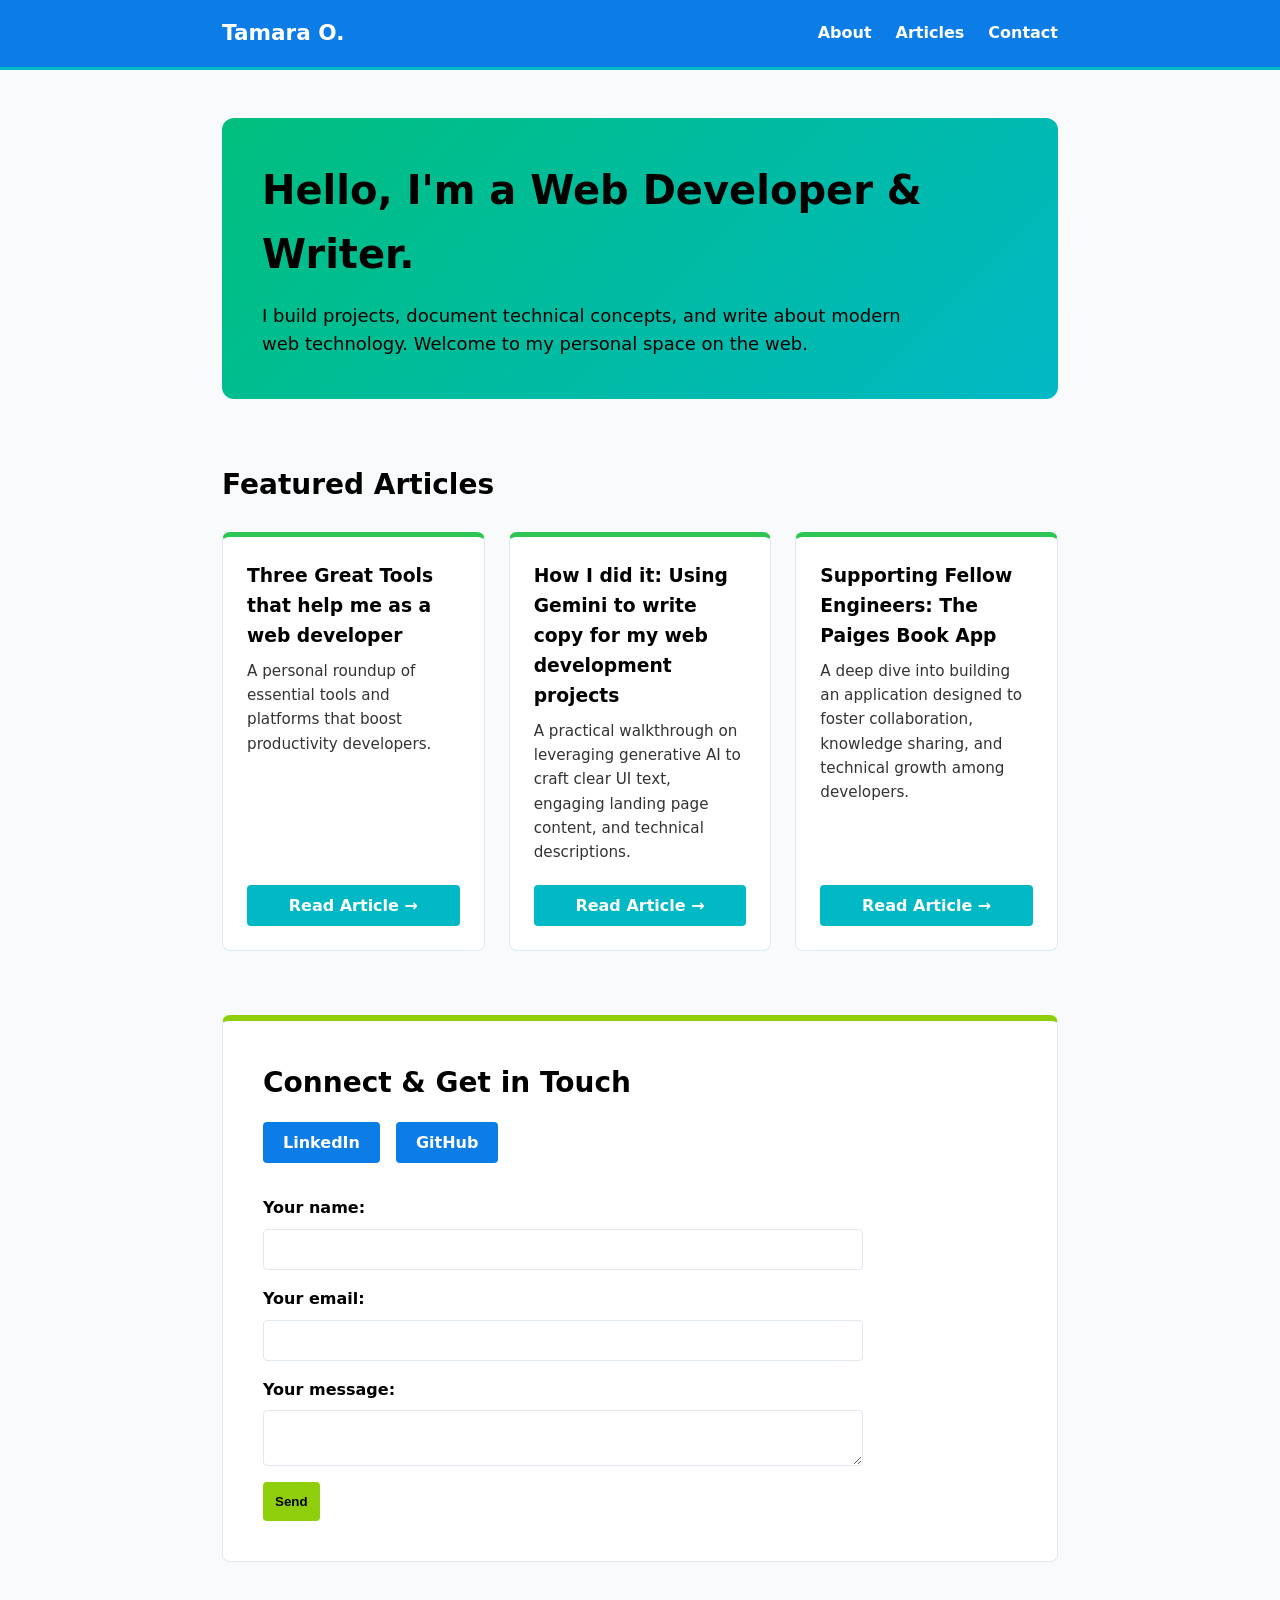
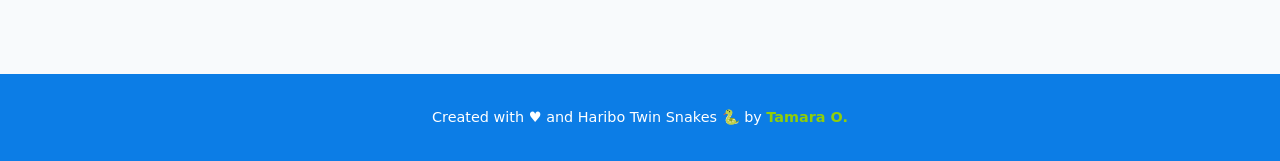
<file: index.html>
<!DOCTYPE html>
<html lang="en">
<head>
  <meta charset="UTF-8" />
  <meta name="viewport" content="width=device-width, initial-scale=1.0" />
  <title>Tamara O. | Communications Portfolio</title>
  <link rel="stylesheet" type="text/css" href="./style/style.css">
</head>
<body>

  <header>
    <nav>
      <a href="#" class="logo">Tamara O.</a>
      <ul class="nav-links">
        <li><a href="#about">About</a></li>
        <li><a href="#articles">Articles</a></li>
        <li><a href="#contact">Contact</a></li>
      </ul>
    </nav>
  </header>

  <main>
    <section id="about">
      <h1>Hello, I'm a Web Developer & Writer.</h1>
      <p>I build projects, document technical concepts, and write about modern web technology. Welcome to my personal space on the web.</p>
    </section>

    <section id="articles">
      <h2>Featured Articles</h2>
      <div class="grid">
        <article class="card">
          <div>
            <h3>Three Great Tools that help me as a web developer</h3>
            <p>A personal roundup of essential tools and platforms that boost productivity developers.</p>
          </div>
          <a href="./articles/article-1">Read Article &rarr;</a>
        </article>

        <article class="card">
          <div>
            <h3>How I did it: Using Gemini to write copy for my web development projects</h3>
            <p>A practical walkthrough on leveraging generative AI to craft clear UI text, engaging landing page content, and technical descriptions.</p>
          </div>
          <a href="./articles/article-2">Read Article &rarr;</a>
        </article>

        <article class="card">
          <div>
            <h3>Supporting Fellow Engineers: The Paiges Book App</h3>
            <p>A deep dive into building an application designed to foster collaboration, knowledge sharing, and technical growth among developers.</p>
          </div>
          <a href="./articles/article-3">Read Article &rarr;</a>
        </article>
      </div>
    </section>

    <section id="contact">
      <h2>Connect & Get in Touch</h2>
      <div class="social-links">
        <a href="https://linkedin.com/in/hiretamara" target="_blank" rel="noopener" class="social-btn">LinkedIn</a>
        <a href="https://github.com/hiretamara" target="_blank" rel="noopener" class="social-btn">GitHub</a>
      </div>

      <form action="https://formspree.io/f/xgogkzzw" method="POST">
           <label>
          Your name:
          <input type="text" name="name">
        </label>
        <label>
          Your email:
          <input type="email" name="email">
        </label>
        <label>
          Your message:
          <textarea name="message"></textarea>
        </label>
        <button type="submit">Send</button>
      </form>
    </section>
  </main>

  <footer>
    <p>Created with &hearts; and Haribo Twin Snakes &#128013; by <a href="https://hiretamara.github.io/tamabff/" target="_blank" rel="noopener">Tamara O.</a></p>
  </footer>

  <script>
    // Pure Vanilla JS smooth scrolling fallback for internal navigation
    document.querySelectorAll('.nav-links a[href^="#"]').forEach(anchor => {
      anchor.addEventListener('click', function (e) {
        e.preventDefault();
        const targetSection = document.querySelector(this.getAttribute('href'));
        if (targetSection) {
          targetSection.scrollIntoView({
            behavior: 'smooth'
          });
        }
      });
    });
  </script>
</body>
</html>
</file>
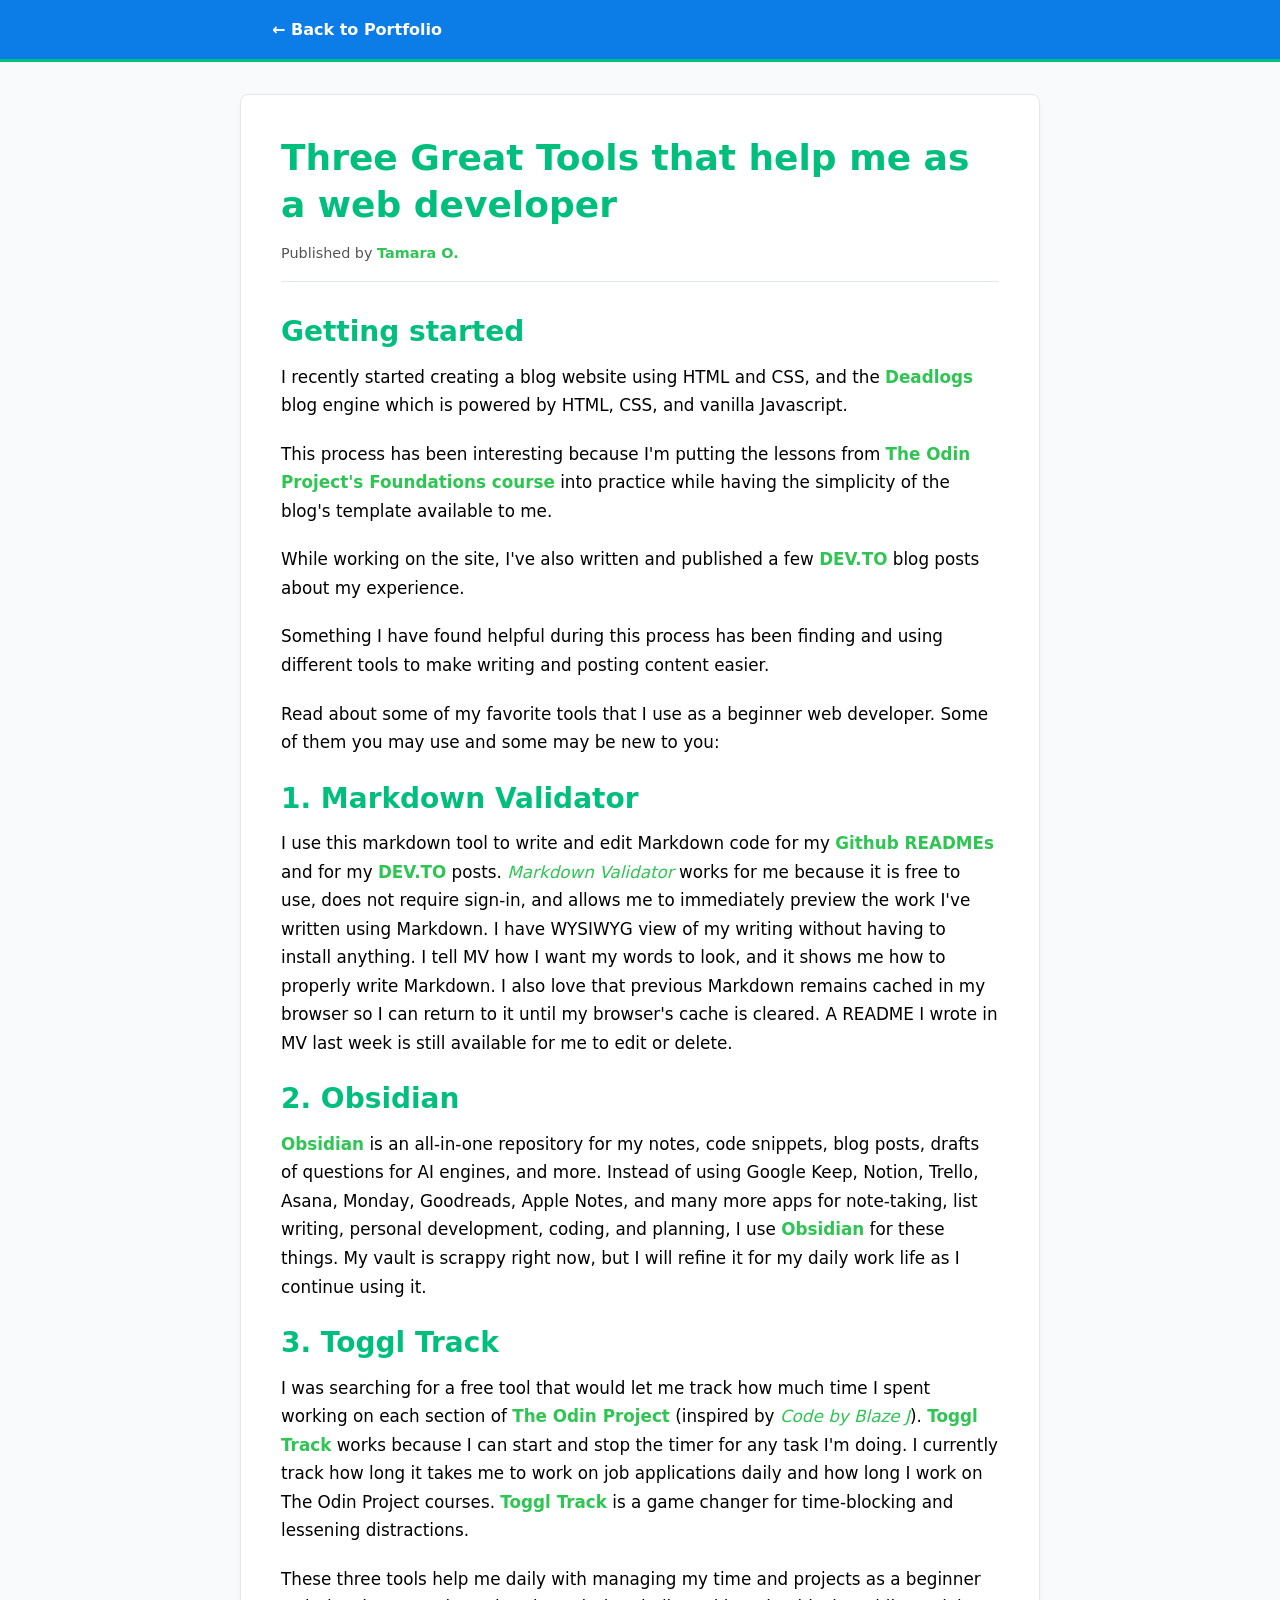
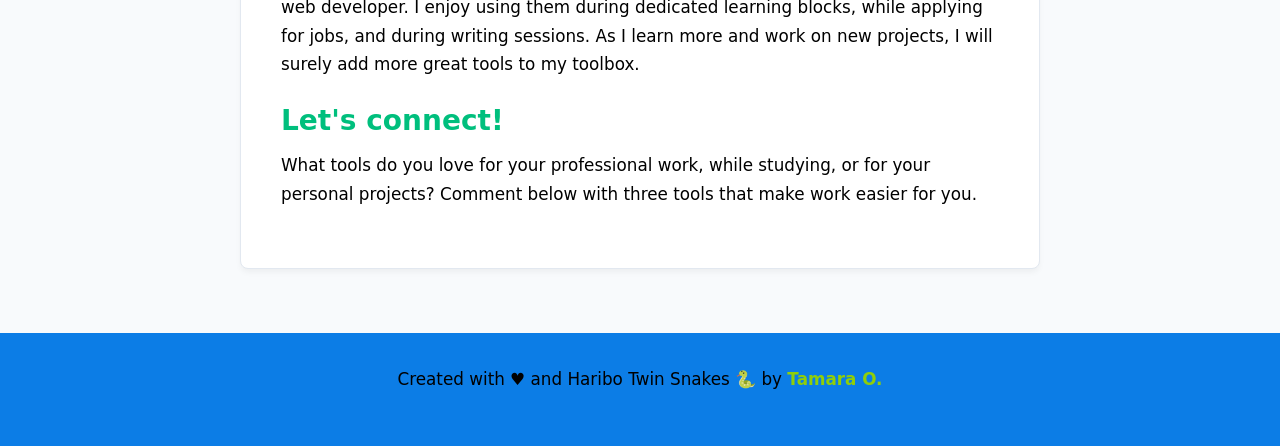
<file: articles/article-1/index.html>
<!DOCTYPE html>
<html lang="en">
<head>
  <meta charset="UTF-8" />
  <meta name="viewport" content="width=device-width, initial-scale=1.0" />
  <title>Three Great Tools that help me as a beginner web developer - Tamara O.</title>
  <link rel="stylesheet" href="../article-style/style.css">
</head>
<body>

  <header>
    <nav>
      <a href="../../index.html" class="back-link">&larr; Back to Portfolio</a>
    </nav>
  </header>

  <main>
    <article>
      <h1>Three Great Tools that help me as a web developer</h1>
      <div class="article-meta">
        <span>Published by <strong>Tamara O.</strong></span>
      </div>

      <h2>Getting started</h2>
      <p>I recently started creating a blog website using HTML and CSS, and the <strong>Deadlogs</strong> blog engine which is powered by HTML, CSS, and vanilla Javascript.</p>
      
      <p>This process has been interesting because I'm putting the lessons from <strong>The Odin Project's Foundations course</strong> into practice while having the simplicity of the blog's template available to me.</p>
      
      <p>While working on the site, I've also written and published a few <strong>DEV.TO</strong> blog posts about my experience.</p>
      
      <p>Something I have found helpful during this process has been finding and using different tools to make writing and posting content easier.</p>
      
      <p>Read about some of my favorite tools that I use as a beginner web developer. Some of them you may use and some may be new to you:</p>

      <h2>1. Markdown Validator</h2>
      <p>I use this markdown tool to write and edit Markdown code for my <strong>Github READMEs</strong> and for my <strong>DEV.TO</strong> posts. <em>Markdown Validator</em> works for me because it is free to use, does not require sign-in, and allows me to immediately preview the work I've written using Markdown. I have WYSIWYG view of my writing without having to install anything. I tell MV how I want my words to look, and it shows me how to properly write Markdown. I also love that previous Markdown remains cached in my browser so I can return to it until my browser's cache is cleared. A README I wrote in MV last week is still available for me to edit or delete.</p>

      <h2>2. Obsidian</h2>
      <p><strong>Obsidian</strong> is an all-in-one repository for my notes, code snippets, blog posts, drafts of questions for AI engines, and more. Instead of using Google Keep, Notion, Trello, Asana, Monday, Goodreads, Apple Notes, and many more apps for note-taking, list writing, personal development, coding, and planning, I use <strong>Obsidian</strong> for these things. My vault is scrappy right now, but I will refine it for my daily work life as I continue using it.</p>

      <h2>3. Toggl Track</h2>
      <p>I was searching for a free tool that would let me track how much time I spent working on each section of <strong>The Odin Project</strong> (inspired by <em>Code by Blaze J</em>). <strong>Toggl Track</strong> works because I can start and stop the timer for any task I'm doing. I currently track how long it takes me to work on job applications daily and how long I work on The Odin Project courses. <strong>Toggl Track</strong> is a game changer for time-blocking and lessening distractions.</p>

      <p>These three tools help me daily with managing my time and projects as a beginner web developer. I enjoy using them during dedicated learning blocks, while applying for jobs, and during writing sessions. As I learn more and work on new projects, I will surely add more great tools to my toolbox.</p>

      <h2>Let's connect!</h2>
      <p>What tools do you love for your professional work, while studying, or for your personal projects? Comment below with three tools that make work easier for you.</p>
    </article>
  </main>

  <footer>
    <p>Created with &hearts; and Haribo Twin Snakes &#128013; by <a href="https://portfolio-link-example.com" target="_blank" rel="noopener">Tamara O.</a></p>
  </footer>

</body>
</html>
</file>
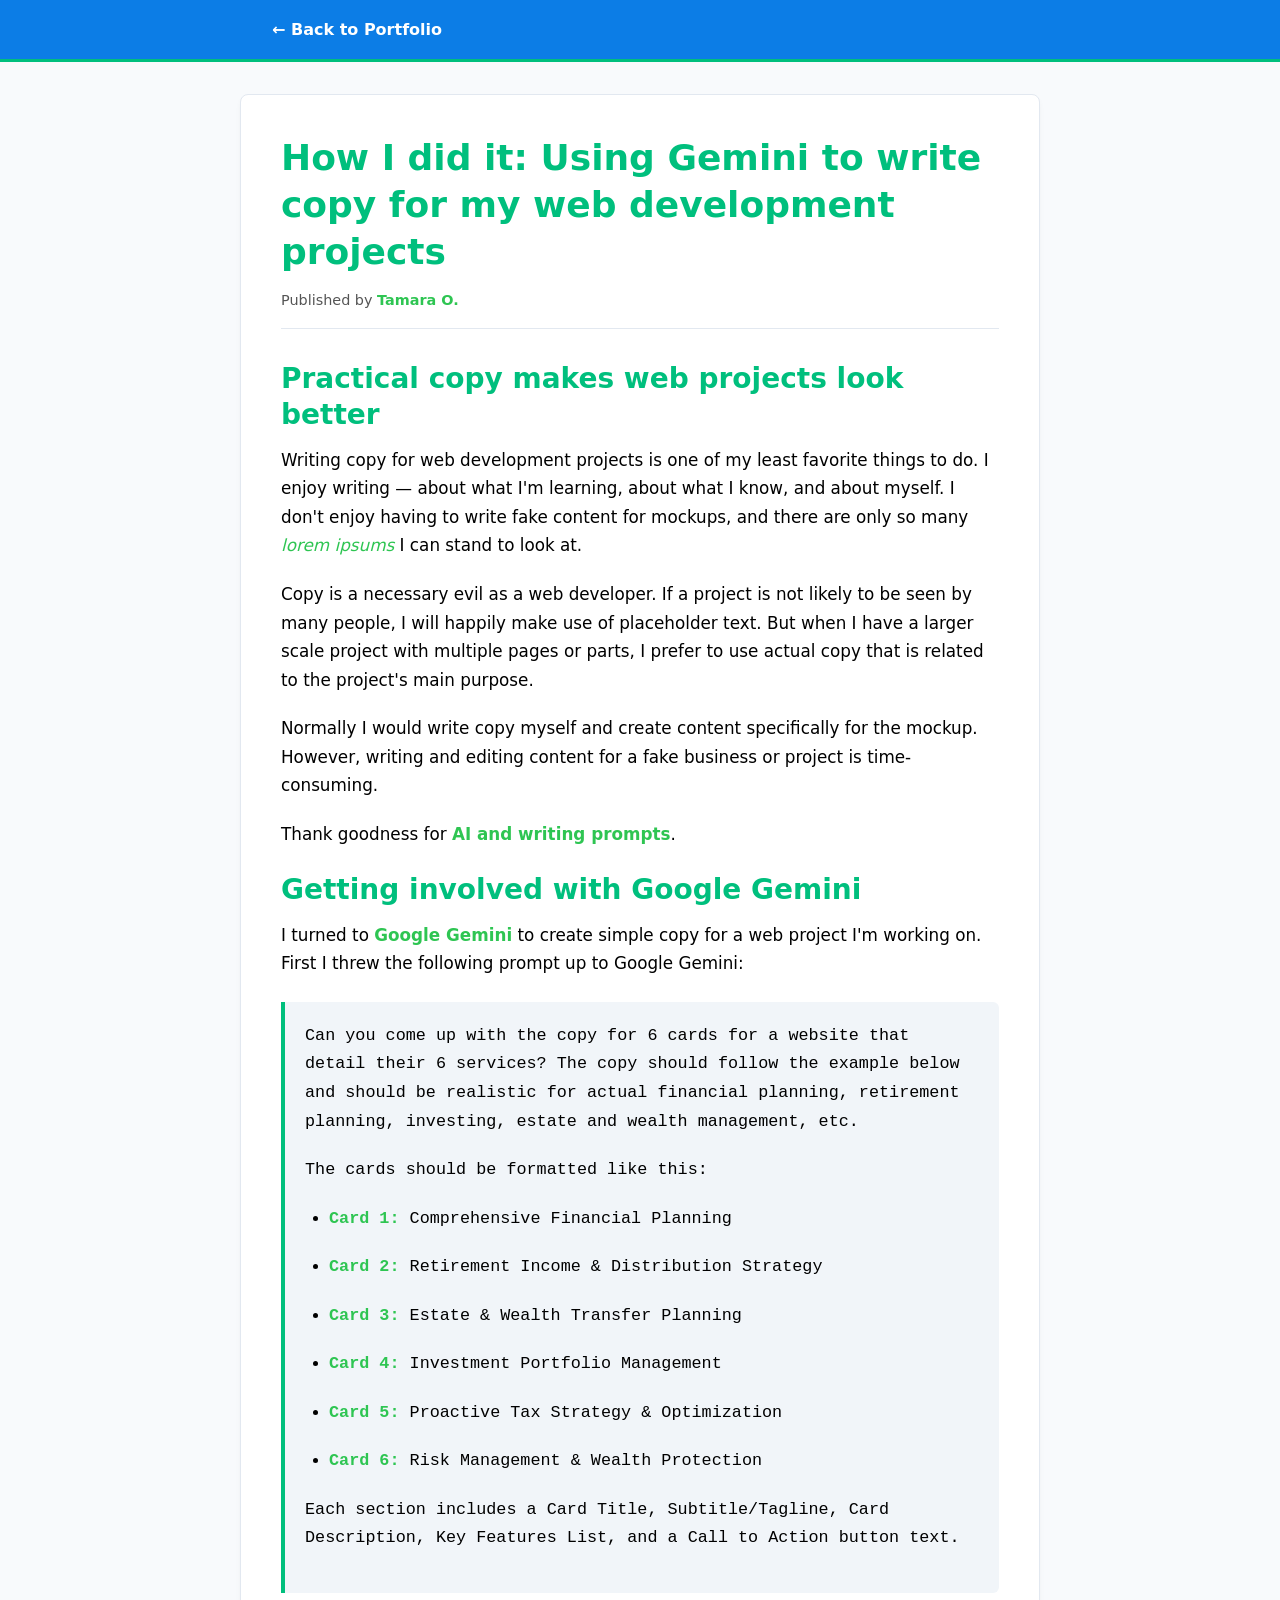
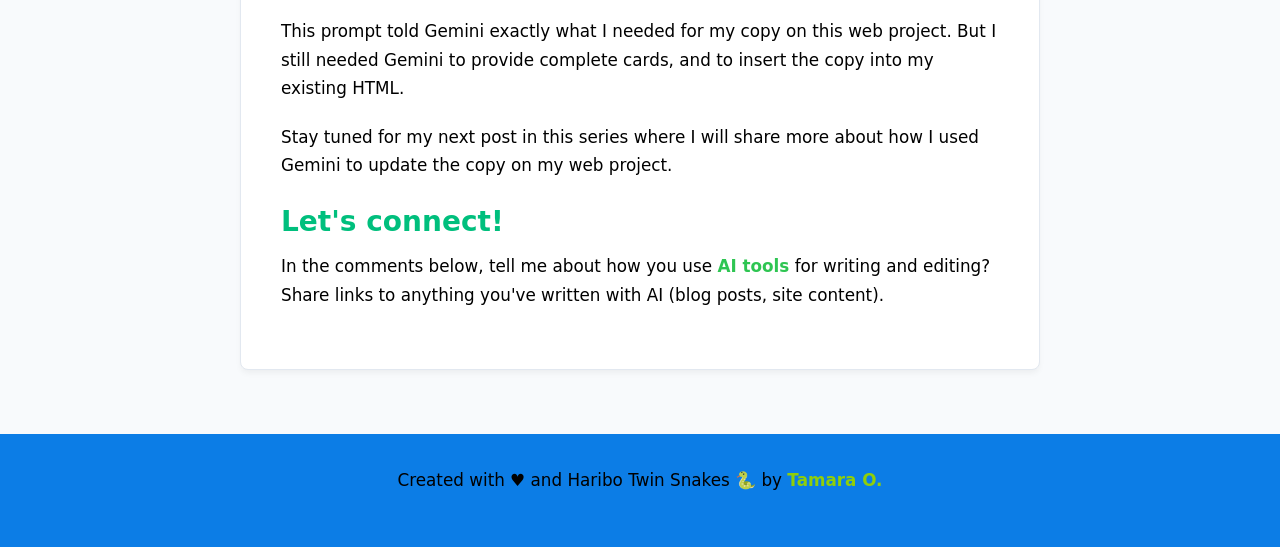
<file: articles/article-2/index.html>
<!DOCTYPE html>
<html lang="en">
<head>
  <meta charset="UTF-8" />
  <meta name="viewport" content="width=device-width, initial-scale=1.0" />
  <title>How I did it: Using Gemini to write copy for my web development projects - Tamara O.</title>
  <link rel="stylesheet" href="../article-style/style.css">
</head>
<body>

  <header>
    <nav>
      <a href="../../index.html" class="back-link">&larr; Back to Portfolio</a>
    </nav>
  </header>

  <main>
    <article>
      <h1>How I did it: Using Gemini to write copy for my web development projects</h1>
      <div class="article-meta">
        <span>Published by <strong>Tamara O.</strong></span>
      </div>

      <h2>Practical copy makes web projects look better</h2>
      <p>Writing copy for web development projects is one of my least favorite things to do. I enjoy writing — about what I'm learning, about what I know, and about myself. I don't enjoy having to write fake content for mockups, and there are only so many <em>lorem ipsums</em> I can stand to look at.</p>

      <p>Copy is a necessary evil as a web developer. If a project is not likely to be seen by many people, I will happily make use of placeholder text. But when I have a larger scale project with multiple pages or parts, I prefer to use actual copy that is related to the project's main purpose.</p>

      <p>Normally I would write copy myself and create content specifically for the mockup. However, writing and editing content for a fake business or project is time-consuming.</p>

      <p>Thank goodness for <strong>AI and writing prompts</strong>.</p>

      <h2>Getting involved with Google Gemini</h2>
      <p>I turned to <strong>Google Gemini</strong> to create simple copy for a web project I'm working on. First I threw the following prompt up to Google Gemini:</p>

      <div class="prompt-box">
        <p>Can you come up with the copy for 6 cards for a website that detail their 6 services? The copy should follow the example below and should be realistic for actual financial planning, retirement planning, investing, estate and wealth management, etc.</p>
        <p>The cards should be formatted like this:</p>
        <ul>
          <li><strong>Card 1:</strong> Comprehensive Financial Planning</li>
          <li><strong>Card 2:</strong> Retirement Income & Distribution Strategy</li>
          <li><strong>Card 3:</strong> Estate & Wealth Transfer Planning</li>
          <li><strong>Card 4:</strong> Investment Portfolio Management</li>
          <li><strong>Card 5:</strong> Proactive Tax Strategy & Optimization</li>
          <li><strong>Card 6:</strong> Risk Management & Wealth Protection</li>
        </ul>
        <p>Each section includes a Card Title, Subtitle/Tagline, Card Description, Key Features List, and a Call to Action button text.</p>
      </div>

      <p>This prompt told Gemini exactly what I needed for my copy on this web project. But I still needed Gemini to provide complete cards, and to insert the copy into my existing HTML.</p>

      <p>Stay tuned for my next post in this series where I will share more about how I used Gemini to update the copy on my web project.</p>

      <h2>Let's connect!</h2>
      <p>In the comments below, tell me about how you use <strong>AI tools</strong> for writing and editing? Share links to anything you've written with AI (blog posts, site content).</p>
    </article>
  </main>

  <footer>
    <p>Created with &hearts; and Haribo Twin Snakes &#128013; by <a href="https://portfolio-link-example.com" target="_blank" rel="noopener">Tamara O.</a></p>
  </footer>

</body>
</html>
</file>
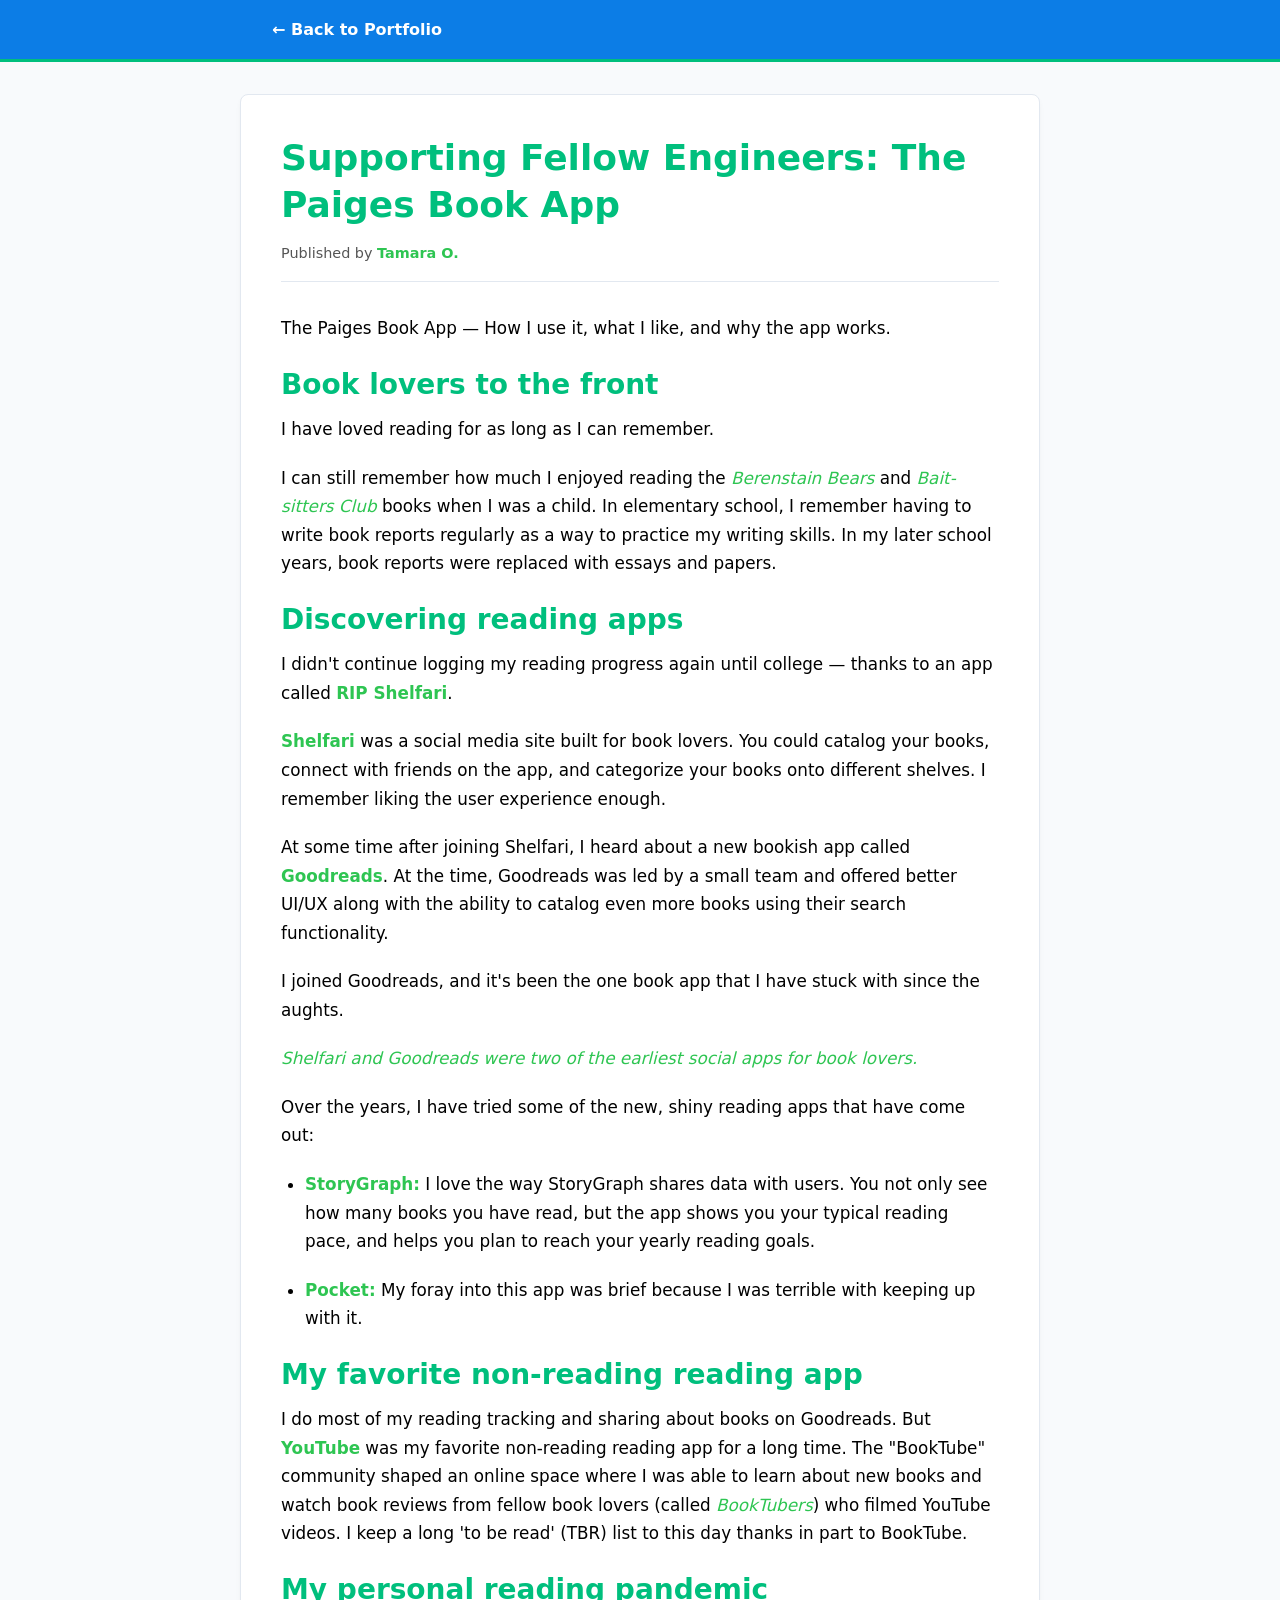
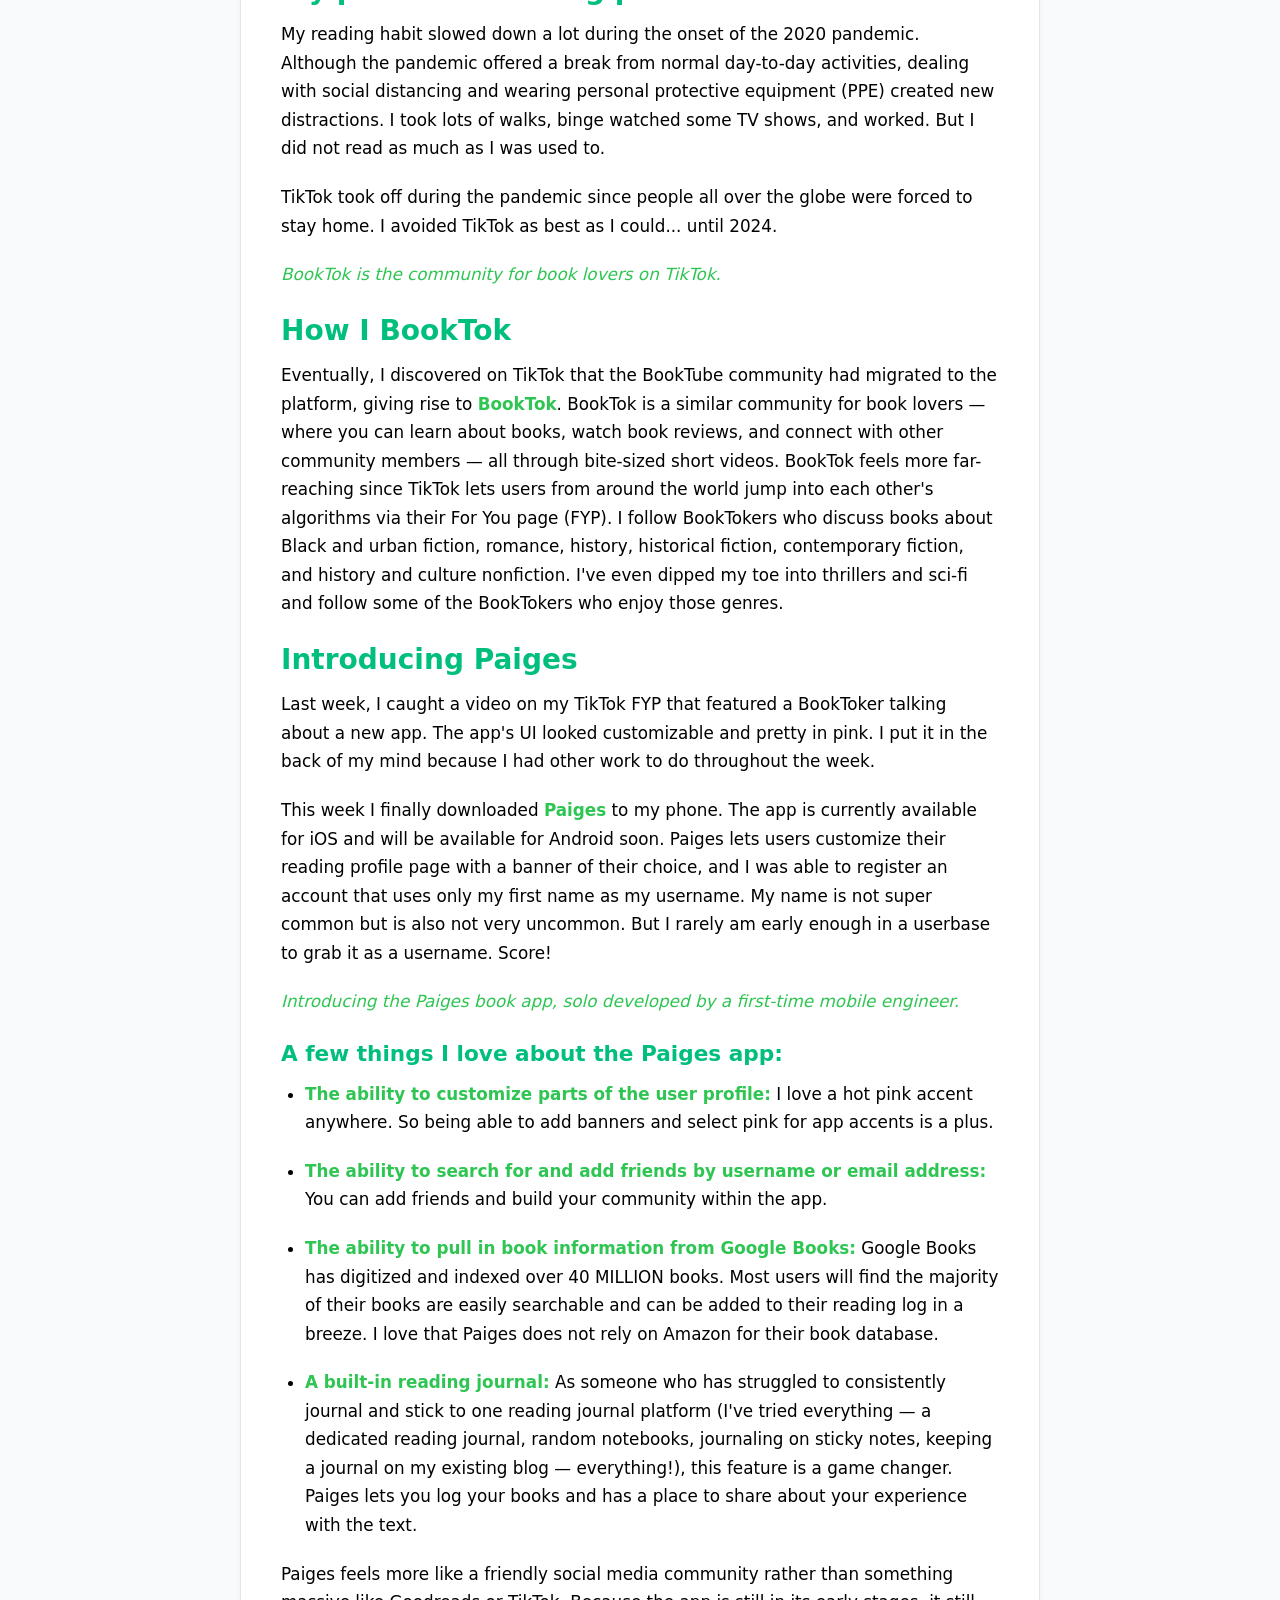
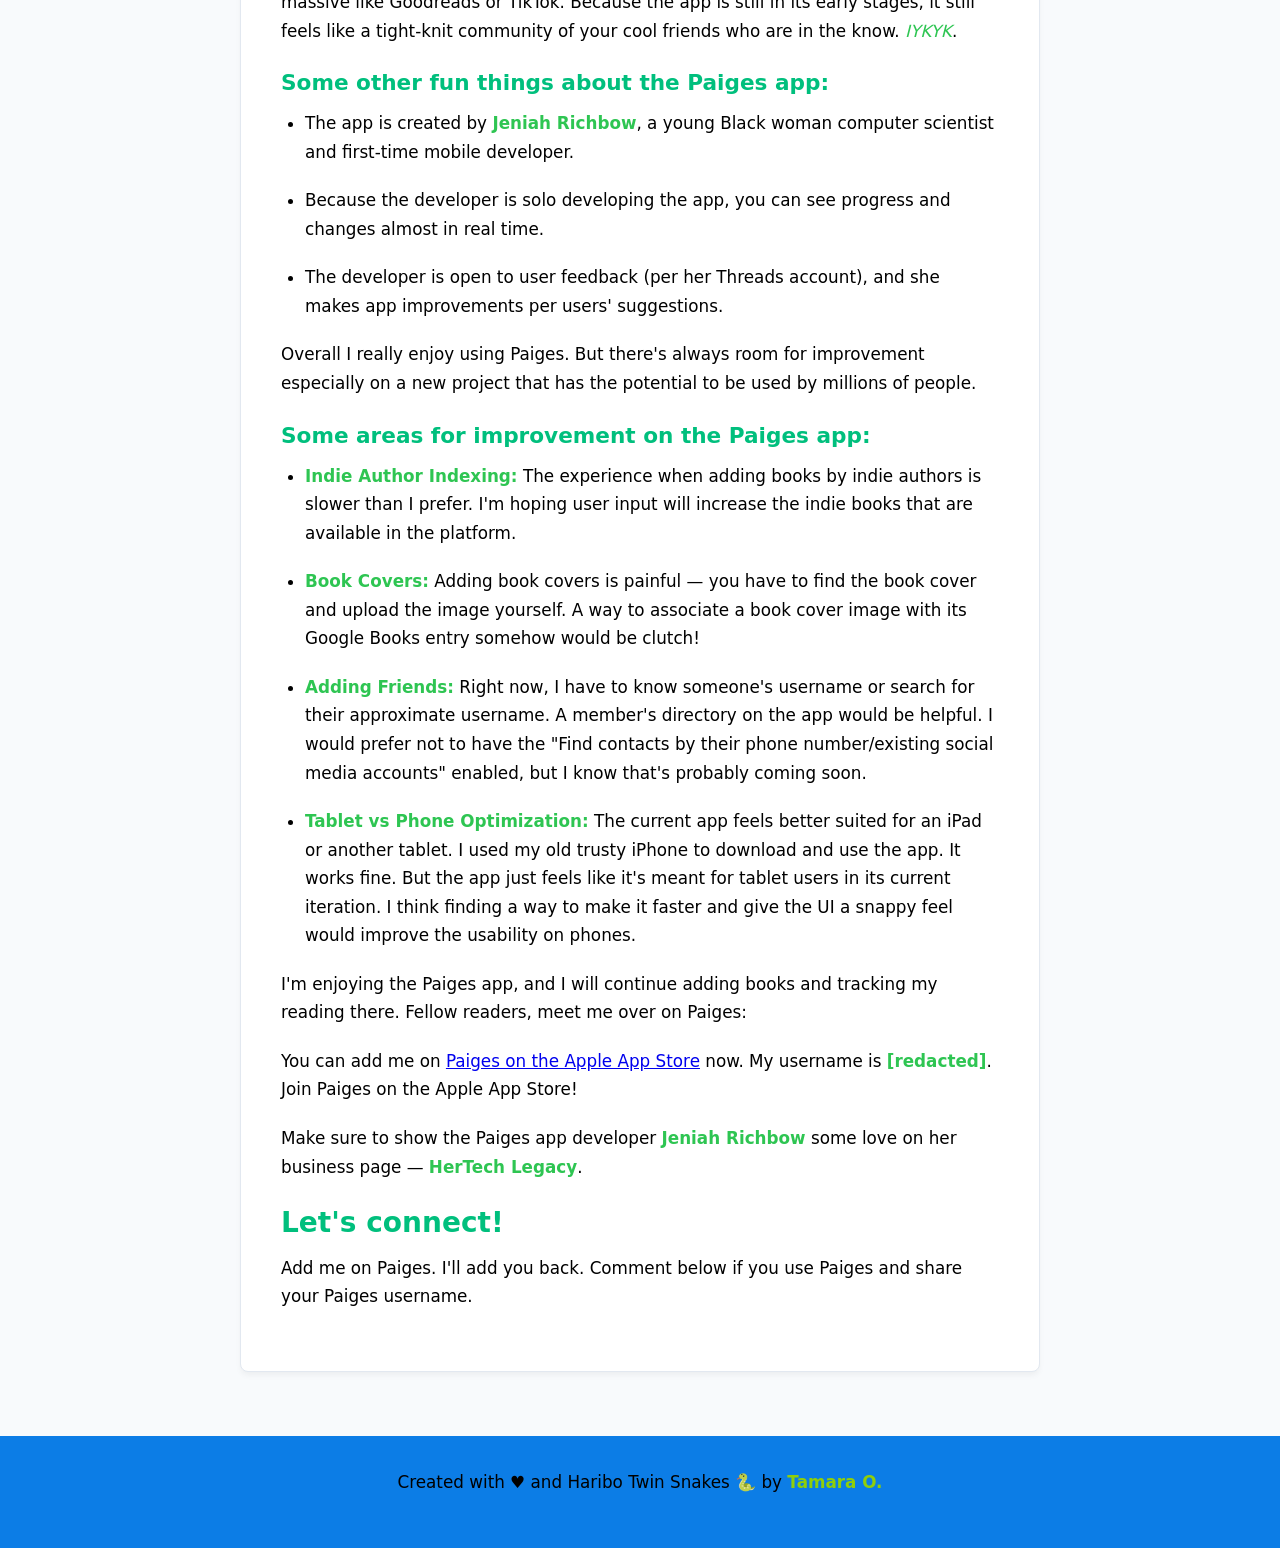
<file: articles/article-3/index.html>
<!DOCTYPE html>
<html lang="en">
<head>
  <meta charset="UTF-8" />
  <meta name="viewport" content="width=device-width, initial-scale=1.0" />
  <title>Supporting Fellow Engineers: The Paiges Book App - Tamara O.</title>
<link rel="stylesheet" href="../article-style/style.css">
</head>
<body>

  <header>
    <nav>
      <a href="../../index.html" class="back-link">&larr; Back to Portfolio</a>
    </nav>
  </header>

  <main>
    <article>
      <h1>Supporting Fellow Engineers: The Paiges Book App</h1>
      <div class="article-meta">
        <span>Published by <strong>Tamara O.</strong></span>
      </div>

      <p>The Paiges Book App — How I use it, what I like, and why the app works.</p>

      <h2>Book lovers to the front</h2>
      <p>I have loved reading for as long as I can remember.</p>

      <p>I can still remember how much I enjoyed reading the <em>Berenstain Bears</em> and <em>Bait-sitters Club</em> books when I was a child. In elementary school, I remember having to write book reports regularly as a way to practice my writing skills. In my later school years, book reports were replaced with essays and papers.</p>

      <h2>Discovering reading apps</h2>
      <p>I didn't continue logging my reading progress again until college — thanks to an app called <strong>RIP Shelfari</strong>.</p>

      <p><strong>Shelfari</strong> was a social media site built for book lovers. You could catalog your books, connect with friends on the app, and categorize your books onto different shelves. I remember liking the user experience enough.</p>

      <p>At some time after joining Shelfari, I heard about a new bookish app called <strong>Goodreads</strong>. At the time, Goodreads was led by a small team and offered better UI/UX along with the ability to catalog even more books using their search functionality.</p>

      <p>I joined Goodreads, and it's been the one book app that I have stuck with since the aughts.</p>

      <p><em>Shelfari and Goodreads were two of the earliest social apps for book lovers.</em></p>

      <p>Over the years, I have tried some of the new, shiny reading apps that have come out:</p>

      <ul>
        <li><strong>StoryGraph:</strong> I love the way StoryGraph shares data with users. You not only see how many books you have read, but the app shows you your typical reading pace, and helps you plan to reach your yearly reading goals.</li>
        <li><strong>Pocket:</strong> My foray into this app was brief because I was terrible with keeping up with it.</li>
      </ul>

      <h2>My favorite non-reading reading app</h2>
      <p>I do most of my reading tracking and sharing about books on Goodreads. But <strong>YouTube</strong> was my favorite non-reading reading app for a long time. The "BookTube" community shaped an online space where I was able to learn about new books and watch book reviews from fellow book lovers (called <em>BookTubers</em>) who filmed YouTube videos. I keep a long 'to be read' (TBR) list to this day thanks in part to BookTube.</p>

      <h2>My personal reading pandemic</h2>
      <p>My reading habit slowed down a lot during the onset of the 2020 pandemic. Although the pandemic offered a break from normal day-to-day activities, dealing with social distancing and wearing personal protective equipment (PPE) created new distractions. I took lots of walks, binge watched some TV shows, and worked. But I did not read as much as I was used to.</p>

      <p>TikTok took off during the pandemic since people all over the globe were forced to stay home. I avoided TikTok as best as I could... until 2024.</p>

      <p><em>BookTok is the community for book lovers on TikTok.</em></p>

      <h2>How I BookTok</h2>
      <p>Eventually, I discovered on TikTok that the BookTube community had migrated to the platform, giving rise to <strong>BookTok</strong>. BookTok is a similar community for book lovers — where you can learn about books, watch book reviews, and connect with other community members — all through bite-sized short videos. BookTok feels more far-reaching since TikTok lets users from around the world jump into each other's algorithms via their For You page (FYP). I follow BookTokers who discuss books about Black and urban fiction, romance, history, historical fiction, contemporary fiction, and history and culture nonfiction. I've even dipped my toe into thrillers and sci-fi and follow some of the BookTokers who enjoy those genres.</p>

      <h2>Introducing Paiges</h2>
      <p>Last week, I caught a video on my TikTok FYP that featured a BookToker talking about a new app. The app's UI looked customizable and pretty in pink. I put it in the back of my mind because I had other work to do throughout the week.</p>

      <p>This week I finally downloaded <strong>Paiges</strong> to my phone. The app is currently available for iOS and will be available for Android soon. Paiges lets users customize their reading profile page with a banner of their choice, and I was able to register an account that uses only my first name as my username. My name is not super common but is also not very uncommon. But I rarely am early enough in a userbase to grab it as a username. Score!</p>

      <p><em>Introducing the Paiges book app, solo developed by a first-time mobile engineer.</em></p>

      <h3>A few things I love about the Paiges app:</h3>
      <ul>
        <li><strong>The ability to customize parts of the user profile:</strong> I love a hot pink accent anywhere. So being able to add banners and select pink for app accents is a plus.</li>
        <li><strong>The ability to search for and add friends by username or email address:</strong> You can add friends and build your community within the app.</li>
        <li><strong>The ability to pull in book information from Google Books:</strong> Google Books has digitized and indexed over 40 MILLION books. Most users will find the majority of their books are easily searchable and can be added to their reading log in a breeze. I love that Paiges does not rely on Amazon for their book database.</li>
        <li><strong>A built-in reading journal:</strong> As someone who has struggled to consistently journal and stick to one reading journal platform (I've tried everything — a dedicated reading journal, random notebooks, journaling on sticky notes, keeping a journal on my existing blog — everything!), this feature is a game changer. Paiges lets you log your books and has a place to share about your experience with the text.</li>
      </ul>

      <p>Paiges feels more like a friendly social media community rather than something massive like Goodreads or TikTok. Because the app is still in its early stages, it still feels like a tight-knit community of your cool friends who are in the know. <em>IYKYK</em>.</p>

      <h3>Some other fun things about the Paiges app:</h3>
      <ul>
        <li>The app is created by <strong>Jeniah Richbow</strong>, a young Black woman computer scientist and first-time mobile developer.</li>
        <li>Because the developer is solo developing the app, you can see progress and changes almost in real time.</li>
        <li>The developer is open to user feedback (per her Threads account), and she makes app improvements per users' suggestions.</li>
      </ul>

      <p>Overall I really enjoy using Paiges. But there's always room for improvement especially on a new project that has the potential to be used by millions of people.</p>

      <h3>Some areas for improvement on the Paiges app:</h3>
      <ul>
        <li><strong>Indie Author Indexing:</strong> The experience when adding books by indie authors is slower than I prefer. I'm hoping user input will increase the indie books that are available in the platform.</li>
        <li><strong>Book Covers:</strong> Adding book covers is painful — you have to find the book cover and upload the image yourself. A way to associate a book cover image with its Google Books entry somehow would be clutch!</li>
        <li><strong>Adding Friends:</strong> Right now, I have to know someone's username or search for their approximate username. A member's directory on the app would be helpful. I would prefer not to have the "Find contacts by their phone number/existing social media accounts" enabled, but I know that's probably coming soon.</li>
        <li><strong>Tablet vs Phone Optimization:</strong> The current app feels better suited for an iPad or another tablet. I used my old trusty iPhone to download and use the app. It works fine. But the app just feels like it's meant for tablet users in its current iteration. I think finding a way to make it faster and give the UI a snappy feel would improve the usability on phones.</li>
      </ul>

      <p>I'm enjoying the Paiges app, and I will continue adding books and tracking my reading there. Fellow readers, meet me over on Paiges:</p>

      <p>You can add me on <a href="https://apps.apple.com/us/app/paiges-the-reading-journal/id6764674358" target="_blank" rel="noopener" class="external-link">Paiges on the Apple App Store</a> now. My username is <strong>[redacted]</strong>. Join Paiges on the Apple App Store!</p>

      <p>Make sure to show the Paiges app developer <strong>Jeniah Richbow</strong> some love on her business page — <strong>HerTech Legacy</strong>.</p>

      <h2>Let's connect!</h2>
      <p>Add me on Paiges. I'll add you back. Comment below if you use Paiges and share your Paiges username.</p>
    </article>
  </main>

  <footer>
    <p>Created with &hearts; and Haribo Twin Snakes &#128013; by <a href="https://portfolio-link-example.com" target="_blank" rel="noopener">Tamara O.</a></p>
  </footer>

</body>
</html>
</file>
<file: style/style.css>
:root {
      --color-lime: #8fce0a;
      --color-green: #2ec552;
      --color-teal: #00bf7d;
      --color-cyan: #01b8c5;
      --color-blue: #0c7de6;

      --bg-color: #f8fafc;
      --card-bg: #ffffff;
      --text-dark: #000000;
      --text-light: #ffffff;
      --border-color: #e2e8f0;
    }

    * {
      box-sizing: border-box;
      margin: 0;
      padding: 0;
    }

    html {
      scroll-behavior: smooth;
    }

    body {
      font-family: system-ui, -apple-system, BlinkMacSystemFont, 'Segoe UI', Roboto, sans-serif;
      line-height: 1.6;
      background-color: var(--bg-color);
      color: var(--text-dark);
    }

    header {
      background: var(--color-blue);
      border-bottom: 3px solid var(--color-cyan);
      position: sticky;
      top: 0;
      z-index: 10;
    }

    nav {
      max-width: 900px;
      margin: 0 auto;
      padding: 1rem 2rem;
      display: flex;
      justify-content: space-between;
      align-items: center;
    }

    .logo {
      font-weight: 800;
      font-size: 1.35rem;
      color: var(--text-light);
      text-decoration: none;
    }

    .nav-links {
      display: flex;
      gap: 1.5rem;
      list-style: none;
    }

    .nav-links a {
      text-decoration: none;
      color: var(--text-light);
      font-weight: 600;
      font-size: 1rem;
      transition: color 0.2s ease;
    }

    .nav-links a:hover {
      color: var(--color-lime);
    }

    main {
      max-width: 900px;
      margin: 0 auto;
      padding: 3rem 2rem;
    }

    section {
      margin-bottom: 4rem;
    }

    #about {
      background: linear-gradient(135deg, var(--color-teal), var(--color-cyan));
      padding: 2.5rem;
      border-radius: 12px;
      color: var(--text-dark);
    }

    #about h1 {
      font-size: 2.5rem;
      margin-bottom: 1rem;
      color: var(--text-dark);
    }

    #about p {
      font-size: 1.125rem;
      max-width: 650px;
      color: var(--text-dark);
      font-weight: 500;
    }

    h2 {
      color: var(--text-dark);
      font-size: 1.75rem;
      margin-bottom: 1rem;
    }

    .grid {
      display: grid;
      grid-template-columns: repeat(auto-fit, minmax(250px, 1fr));
      gap: 1.5rem;
      margin-top: 1.5rem;
    }

    .card {
      background: var(--card-bg);
      border-top: 5px solid var(--color-green);
      border-left: 1px solid var(--border-color);
      border-right: 1px solid var(--border-color);
      border-bottom: 1px solid var(--border-color);
      border-radius: 8px;
      padding: 1.5rem;
      display: flex;
      flex-direction: column;
      justify-content: space-between;
      transition: transform 0.2s ease, box-shadow 0.2s ease;
    }

    .card:hover {
      transform: translateY(-4px);
      box-shadow: 0 10px 15px -3px rgba(0, 0, 0, 0.1);
    }

    .card h3 {
      margin-bottom: 0.5rem;
      color: var(--text-dark);
    }

    .card p {
      font-size: 0.95rem;
      color: #333333;
      margin-bottom: 1.25rem;
    }

    .card a {
      display: inline-block;
      background: var(--color-cyan);
      color: var(--text-light);
      text-decoration: none;
      font-weight: 600;
      padding: 0.5rem 1rem;
      border-radius: 4px;
      text-align: center;
      transition: background 0.2s ease;
    }

    .card a:hover {
      background: var(--color-blue);
    }

    #contact {
      background: var(--card-bg);
      border: 1px solid var(--border-color);
      border-top: 6px solid var(--color-lime);
      border-radius: 8px;
      padding: 2.5rem;
    }

    .social-links {
      display: flex;
      gap: 1rem;
      margin-bottom: 2rem;
    }

    .social-btn {
      display: inline-block;
      padding: 0.5rem 1.25rem;
      background: var(--color-blue);
      color: var(--text-light);
      text-decoration: none;
      font-weight: 600;
      border-radius: 4px;
      transition: background 0.2s ease;
    }

    .social-btn:hover {
      background: var(--color-teal);
      color: var(--text-dark);
    }

    form {
      display: flex;
      flex-direction: column;
      gap: 1rem;
      max-width: 600px;
    }

    label {
      display: flex;
      flex-direction: column;
      gap: 0.5rem;
      font-weight: 600;
    }

    input, textarea {
      width: 100%;
      padding: 0.75rem;
      border: 1px solid var(--border-color);
      border-radius: 4px;
      color: var(--text-dark);
      font-family: inherit;
    }

    button[type="submit"] {
      background: var(--color-lime);
      color: var(--text-dark);
      border: none;
      padding: 0.75rem;
      border-radius: 4px;
      font-weight: 700;
      cursor: pointer;
      transition: background 0.2s ease;
      align-self: flex-start;
    }

    button[type="submit"]:hover {
      background: var(--color-green);
      color: var(--text-light);
    }

    footer {
      text-align: center;
      padding: 2rem;
      background: var(--color-blue);
      color: var(--text-light);
      font-size: 0.9rem;
    }

    footer a {
      color: var(--color-lime);
      text-decoration: none;
      font-weight: 600;
    }

    footer a:hover {
      text-decoration: underline;
    }
</file>
<file: articles/article-style/style.css>
:root {
      --color-heading: #00bf7d;
      --color-emphasis: #2ec552;
      --color-text: #000000;
      --color-blue: #0c7de6;
      --color-lime: #8fce0a;
      --bg-color: #f8fafc;
      --card-bg: #ffffff;
      --border-color: #e2e8f0;
    }

    * {
      box-sizing: border-box;
      margin: 0;
      padding: 0;
    }

    body {
      font-family: system-ui, -apple-system, BlinkMacSystemFont, 'Segoe UI', Roboto, sans-serif;
      line-height: 1.7;
      background-color: var(--bg-color);
      color: var(--color-text);
    }

    /* Headings and Subheadings */
    h1, h2, h3, h4, h5, h6 {
      color: var(--color-heading);
      margin-top: 1.5rem;
      margin-bottom: 0.75rem;
      line-height: 1.3;
    }

    h1 {
      font-size: 2.25rem;
      margin-top: 0;
    }

    h2 {
      font-size: 1.75rem;
    }

    h3 {
      font-size: 1.35rem;
    }

    /* Body Text & Paragraphs */
    p, li, blockquote {
      color: var(--color-text);
      margin-bottom: 1.25rem;
      font-size: 1.05rem;
    }

    /* Emphasis, Bold, and Italics */
    strong, b, em, i {
      color: var(--color-emphasis);
    }

    header {
      background: var(--color-blue);
      border-bottom: 3px solid var(--color-heading);
      position: sticky;
      top: 0;
      z-index: 10;
    }

    nav {
      max-width: 800px;
      margin: 0 auto;
      padding: 1rem 2rem;
      display: flex;
      justify-content: space-between;
      align-items: center;
    }

    .back-link {
      color: #ffffff;
      text-decoration: none;
      font-weight: 600;
      font-size: 1rem;
      transition: color 0.2s ease;
    }

    .back-link:hover {
      color: var(--color-lime);
    }

    main {
      max-width: 800px;
      margin: 2rem auto 4rem auto;
      padding: 2.5rem;
      background: var(--card-bg);
      border: 1px solid var(--border-color);
      border-radius: 8px;
      box-shadow: 0 4px 6px -1px rgba(0, 0, 0, 0.05);
    }

    .article-meta {
      font-size: 0.9rem;
      color: #555555;
      margin-bottom: 2rem;
      border-bottom: 1px solid var(--border-color);
      padding-bottom: 1rem;
    }

    .prompt-box {
      background: #f1f5f9;
      border-left: 4px solid var(--color-heading);
      padding: 1.25rem;
      margin: 1.5rem 0;
      border-radius: 0 6px 6px 0;
      font-family: monospace, sans-serif;
      font-size: 0.95rem;
      color: var(--color-text);
    }

    ul {
      margin-left: 1.5rem;
      margin-bottom: 1.25rem;
    }

    footer {
      text-align: center;
      padding: 2rem;
      background: var(--color-blue);
      color: #ffffff;
      font-size: 0.9rem;
    }

    footer a {
      color: var(--color-lime);
      text-decoration: none;
      font-weight: 600;
    }

    footer a:hover {
      text-decoration: underline;
    }
</file>
